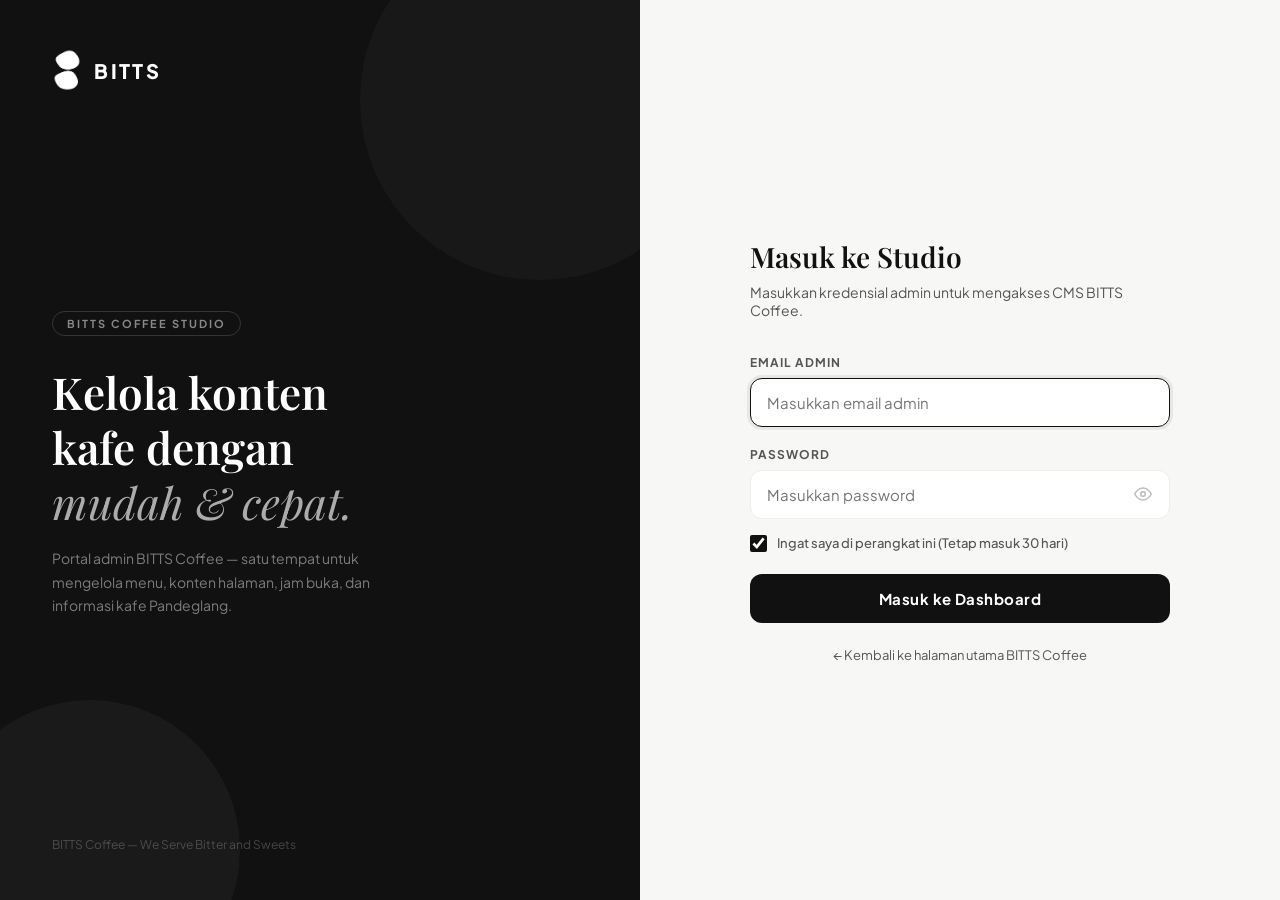
<file: admin-login.html>
<!DOCTYPE html>
<html lang="id">
<head>
  <meta charset="UTF-8">
  <meta name="viewport" content="width=device-width, initial-scale=1.0">
  <title>BITTS Coffee | Admin Login</title>
  <meta name="robots" content="noindex, nofollow">
  <link rel="icon" type="image/png" href="assets/bitts-logo-tight-black.png">
  <link rel="preconnect" href="https://fonts.googleapis.com">
  <link rel="preconnect" href="https://fonts.gstatic.com" crossorigin>
  <link href="https://fonts.googleapis.com/css2?family=Plus+Jakarta+Sans:wght@400;500;600;700;800&family=Playfair+Display:ital,wght@0,600;1,400&display=swap" rel="stylesheet">
  <style>
    *, *::before, *::after { box-sizing: border-box; margin: 0; padding: 0; }
    :root {
      --bg-main: #F7F7F5; --bg-card: #FFFFFF;
      --ink-900: #111111; --ink-600: #555555; --ink-300: #BBBBBB; --ink-100: #EEEEEE;
      --accent-brand: #111111; --accent-hover: #333333;
      --radius-card: 20px;
      --transition: 0.22s cubic-bezier(0.4,0,0.2,1);
      --font-body: 'Plus Jakarta Sans', sans-serif;
      --font-display: 'Playfair Display', serif;
    }
    html, body { height: 100%; font-family: var(--font-body); background-color: var(--bg-main); color: var(--ink-900); }
    body::after {
      content: ''; position: fixed; inset: 0;
      background-image: radial-gradient(circle, rgba(0,0,0,0.05) 1px, transparent 1px);
      background-size: 28px 28px; pointer-events: none; z-index: 0;
    }
    .login-page { position: relative; z-index: 1; min-height: 100vh; display: grid; grid-template-columns: 1fr 1fr; }
    /* LEFT BRAND PANEL */
    .brand-panel {
      background: var(--ink-900); display: flex; flex-direction: column;
      justify-content: space-between; padding: 48px 52px; position: relative; overflow: hidden;
    }
    .brand-panel::before {
      content: ''; position: absolute; top: -80px; right: -80px;
      width: 360px; height: 360px; border-radius: 50%; background: rgba(255,255,255,0.03);
    }
    .brand-panel::after {
      content: ''; position: absolute; bottom: -100px; left: -60px;
      width: 300px; height: 300px; border-radius: 50%; background: rgba(255,255,255,0.04);
    }
    .brand-logo-area { display: flex; align-items: center; gap: 12px; z-index: 1; animation: fadeUp .6s ease both; }
    .brand-logo-img { height: 44px; width: auto; object-fit: contain; }
    .brand-wordmark { font-size: 20px; font-weight: 800; color: #fff; letter-spacing: 0.12em; }
    .brand-main-content { z-index: 1; animation: fadeUp .7s .1s ease both; }
    .brand-tag {
      display: inline-block; font-size: 11px; font-weight: 700; letter-spacing: 0.18em;
      text-transform: uppercase; color: rgba(255,255,255,0.5);
      border: 1px solid rgba(255,255,255,0.15); padding: 5px 14px; border-radius: 100px; margin-bottom: 28px;
    }
    .brand-headline { font-family: var(--font-display); font-size: clamp(28px,3.5vw,44px); font-weight: 600; color: #fff; line-height: 1.25; margin-bottom: 18px; }
    .brand-headline em { font-style: italic; font-weight: 400; color: rgba(255,255,255,0.65); }
    .brand-sub { font-size: 14px; line-height: 1.7; color: rgba(255,255,255,0.45); max-width: 340px; }
    .brand-footer-note { z-index: 1; font-size: 12px; color: rgba(255,255,255,0.22); animation: fadeUp .7s .2s ease both; }
    /* RIGHT FORM PANEL */
    .form-panel { display: flex; align-items: center; justify-content: center; padding: 48px 40px; background: var(--bg-main); overflow-y: auto; }
    .login-card { width: 100%; max-width: 420px; animation: fadeUp .65s .15s ease both; }
    .login-card-header { margin-bottom: 36px; }
    .login-card-title { font-family: var(--font-display); font-size: 28px; font-weight: 600; color: var(--ink-900); margin-bottom: 8px; }
    .login-card-subtitle { font-size: 14px; color: var(--ink-600); }
    .form-group { margin-bottom: 20px; }
    .form-label { display: block; font-size: 12px; font-weight: 700; letter-spacing: 0.08em; text-transform: uppercase; color: var(--ink-600); margin-bottom: 8px; }
    .input-wrapper { position: relative; }
    .form-input {
      width: 100%; padding: 14px 16px; font-family: var(--font-body); font-size: 15px;
      color: var(--ink-900); background: var(--bg-card);
      border: 1.5px solid var(--ink-100); border-radius: 12px; outline: none;
      transition: border-color var(--transition), box-shadow var(--transition);
    }
    .form-input:focus { border-color: var(--ink-900); box-shadow: 0 0 0 3px rgba(17,17,17,0.07); }
    .form-input.input-with-toggle { padding-right: 48px; }
    .input-toggle-btn {
      position: absolute; right: 14px; top: 50%; transform: translateY(-50%);
      background: none; border: none; cursor: pointer; color: var(--ink-300);
      display: flex; align-items: center; padding: 4px; transition: color var(--transition);
    }
    .input-toggle-btn:hover { color: var(--ink-900); }
    .error-banner {
      display: none; align-items: center; gap: 10px;
      background: #FFF5F5; border: 1.5px solid #FFCECE; border-radius: 12px;
      padding: 12px 16px; font-size: 13.5px; color: #C0392B; margin-bottom: 20px;
    }
    .error-banner.visible { display: flex; animation: shake .35s ease; }
    .btn-login-submit {
      width: 100%; padding: 15px 24px; background: var(--accent-brand); color: #fff;
      font-family: var(--font-body); font-size: 15px; font-weight: 700; letter-spacing: 0.03em;
      border: none; border-radius: 12px; cursor: pointer;
      display: flex; align-items: center; justify-content: center; gap: 10px;
      transition: background var(--transition), transform var(--transition), opacity var(--transition);
      margin-top: 8px;
    }
    .btn-login-submit:hover { background: var(--accent-hover); transform: translateY(-1px); }
    .btn-login-submit:active { transform: translateY(0); }
    .btn-login-submit:disabled { opacity: .6; cursor: not-allowed; transform: none; }
    .btn-spinner { display: none; width: 18px; height: 18px; border: 2.5px solid rgba(255,255,255,.3); border-top-color: #fff; border-radius: 50%; animation: spin .7s linear infinite; }
    .btn-login-submit.loading .btn-spinner { display: block; }
    .btn-login-submit.loading .btn-label { display: none; }
    .back-to-site { display: block; text-align: center; margin-top: 24px; font-size: 13px; color: var(--ink-600); text-decoration: none; transition: color var(--transition); }
    .back-to-site:hover { color: var(--ink-900); }
    @keyframes fadeUp { from { opacity:0; transform:translateY(18px); } to { opacity:1; transform:none; } }
    @keyframes shake { 0%,100%{transform:translateX(0)} 20%{transform:translateX(-6px)} 40%{transform:translateX(6px)} 60%{transform:translateX(-4px)} 80%{transform:translateX(4px)} }
    @keyframes spin { to { transform:rotate(360deg); } }
    @media (max-width:700px) {
      .login-page { grid-template-columns: 1fr; }
      .brand-panel { display: none; }
      .form-panel { padding: 36px 24px; align-items: flex-start; }
    }
  </style>
</head>
<body>
<div class="login-page">
  <!-- LEFT BRAND PANEL -->
  <aside class="brand-panel" aria-hidden="true">
    <div class="brand-logo-area">
      <img src="assets/bitts-logo-tight-white.png" alt="BITTS Logo" class="brand-logo-img">
      <span class="brand-wordmark">BITTS</span>
    </div>
    <div class="brand-main-content">
      <span class="brand-tag">BITTS Coffee Studio</span>
      <h1 class="brand-headline">Kelola konten<br>kafe dengan<br><em>mudah &amp; cepat.</em></h1>
      <p class="brand-sub">Portal admin BITTS Coffee — satu tempat untuk mengelola menu, konten halaman, jam buka, dan informasi kafe Pandeglang.</p>
    </div>
    <p class="brand-footer-note">BITTS Coffee &mdash; We Serve Bitter and Sweets</p>
  </aside>
  <!-- RIGHT FORM PANEL -->
  <main class="form-panel">
    <div class="login-card">
      <div class="login-card-header">
        <h2 class="login-card-title">Masuk ke Studio</h2>
        <p class="login-card-subtitle">Masukkan kredensial admin untuk mengakses CMS BITTS Coffee.</p>
      </div>
      <div class="error-banner" id="errorBanner" role="alert">
        <svg width="16" height="16" viewBox="0 0 24 24" fill="none" stroke="currentColor" stroke-width="2.5" aria-hidden="true"><circle cx="12" cy="12" r="10"/><line x1="12" y1="8" x2="12" y2="12"/><line x1="12" y1="16" x2="12.01" y2="16"/></svg>
        <span id="errorMsg">Username atau password salah.</span>
      </div>
      <form id="loginForm" novalidate>
        <div class="form-group">
            <label class="form-label" for="usernameInput">Email Admin</label>
          <div class="input-wrapper">
              <input type="email" id="usernameInput" class="form-input" placeholder="Masukkan email admin" autocomplete="username" autofocus required>
          </div>
        </div>
        <div class="form-group">
          <label class="form-label" for="passwordInput">Password</label>
          <div class="input-wrapper">
            <input type="password" id="passwordInput" class="form-input input-with-toggle" placeholder="Masukkan password" autocomplete="current-password" required>
            <button type="button" class="input-toggle-btn" id="togglePwdBtn" aria-label="Tampilkan/sembunyikan password">
              <svg id="iconEye" width="18" height="18" viewBox="0 0 24 24" fill="none" stroke="currentColor" stroke-width="2" aria-hidden="true"><path d="M1 12s4-8 11-8 11 8 11 8-4 8-11 8-11-8-11-8z"/><circle cx="12" cy="12" r="3"/></svg>
              <svg id="iconEyeOff" width="18" height="18" viewBox="0 0 24 24" fill="none" stroke="currentColor" stroke-width="2" aria-hidden="true" style="display:none"><path d="M17.94 17.94A10.07 10.07 0 0 1 12 20c-7 0-11-8-11-8a18.45 18.45 0 0 1 5.06-5.94M9.9 4.24A9.12 9.12 0 0 1 12 4c7 0 11 8 11 8a18.5 18.5 0 0 1-2.16 3.19m-6.72-1.07a3 3 0 1 1-4.24-4.24"/><line x1="1" y1="1" x2="23" y2="23"/></svg>
            </button>
          </div>
        </div>
        <div class="form-group" style="display:flex;align-items:center;gap:10px;margin-top:-4px;margin-bottom:22px;">
          <input type="checkbox" id="rememberMeCheckbox" checked style="width:17px;height:17px;accent-color:var(--accent-brand);cursor:pointer;">
          <label for="rememberMeCheckbox" style="font-size:13px;font-weight:500;color:var(--ink-600);cursor:pointer;user-select:none;">
            Ingat saya di perangkat ini (Tetap masuk 30 hari)
          </label>
        </div>
        <button type="submit" class="btn-login-submit" id="loginBtn">
          <span class="btn-spinner" aria-hidden="true"></span>
          <span class="btn-label">Masuk ke Dashboard</span>
        </button>
      </form>
      <a href="/" class="back-to-site">&larr; Kembali ke halaman utama BITTS Coffee</a>
    </div>
  </main>
</div>
<script type="module" src="js/admin-login.js"></script>
<script>
  const pwdInput   = document.getElementById('passwordInput');
  const toggleBtn  = document.getElementById('togglePwdBtn');
  const iconEye    = document.getElementById('iconEye');
  const iconEyeOff = document.getElementById('iconEyeOff');
  toggleBtn.addEventListener('click', () => {
    const h = pwdInput.type === 'password';
    pwdInput.type = h ? 'text' : 'password';
    iconEye.style.display    = h ? 'none' : '';
    iconEyeOff.style.display = h ? '' : 'none';
  });
  function showError(msg) {
    const b = document.getElementById('errorBanner');
    document.getElementById('errorMsg').textContent = msg;
    b.classList.add('visible');
    b.style.animation = 'none'; b.offsetHeight; b.style.animation = '';
  }
  function hideError() { document.getElementById('errorBanner').classList.remove('visible'); }
  document.getElementById('loginForm').addEventListener('submit', async (e) => {
    e.preventDefault(); hideError();
    const username = document.getElementById('usernameInput').value.trim();
    const password = document.getElementById('passwordInput').value;
    const remember = document.getElementById('rememberMeCheckbox').checked;
    if (!username || !password) { showError('Username dan password tidak boleh kosong.'); return; }
    const btn = document.getElementById('loginBtn');
    btn.disabled = true; btn.classList.add('loading');
    try {
      const res  = await window.supabaseLogin({ method: 'POST', headers: {'Content-Type':'application/json'}, body: JSON.stringify({ username, password }) });
      const data = await res.json();
      if (res.ok && data.success) {
        window.location.href = '/admin';
      } else if (res.status === 429) {
        // Rate limit atau lockout
        btn.disabled = false; btn.classList.remove('loading');
        const secs = data.retryAfterSeconds || 900;
        showError(data.error || `Terlalu banyak percobaan. Tunggu ${Math.ceil(secs/60)} menit.`);
        // Disable tombol selama lockout berlangsung
        btn.disabled = true;
        let remaining = secs;
        const countdown = setInterval(() => {
          remaining--;
          if (remaining <= 0) {
            clearInterval(countdown);
            btn.disabled = false;
            btn.querySelector('.btn-label').textContent = 'Masuk ke Dashboard';
            hideError();
          } else {
            btn.querySelector('.btn-label').textContent = `Coba lagi dalam ${remaining}d...`;
          }
        }, 1000);
      } else {
        btn.disabled = false; btn.classList.remove('loading');
        showError(data.error || 'Username atau password salah. Coba lagi.');
      }
    } catch (err) {
      btn.disabled = false; btn.classList.remove('loading');
      showError('Tidak dapat terhubung ke server. Pastikan server aktif.');
    }
  });
  ['usernameInput','passwordInput'].forEach(id => document.getElementById(id).addEventListener('input', hideError));
  
  // Auto-redirect jika sudah memiliki token aktif
  const checkSupabaseSession = () => {
    if (typeof window.supabaseAuthCheck !== 'function') {
      setTimeout(checkSupabaseSession, 50);
      return;
    }
    window.supabaseAuthCheck().then(d => {
      if (d && d.authenticated) window.location.replace('/admin');
    }).catch(() => {});
  };
  checkSupabaseSession();
</script>
</body>
</html>
</file>
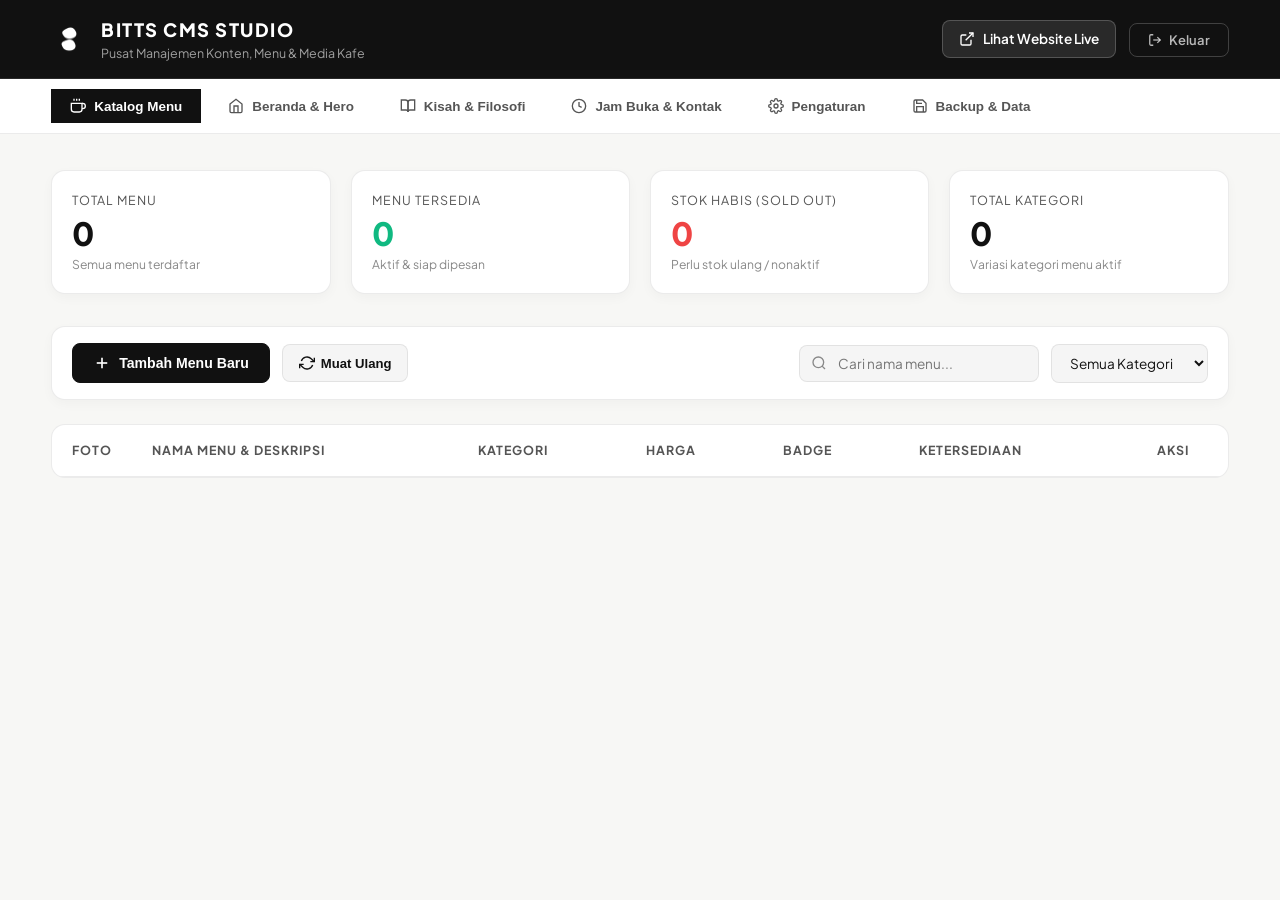
<file: admin.html>
<!DOCTYPE html>
<html lang="id">
<head>
  <meta charset="UTF-8">
  <meta name="viewport" content="width=device-width, initial-scale=1.0">
  <title>BITTS Coffee | Studio CMS &amp; Kelola Menu</title>
  <meta name="robots" content="noindex, nofollow">
  <link rel="preconnect" href="https://fonts.googleapis.com">
  <link rel="preconnect" href="https://fonts.gstatic.com" crossorigin>
  <link href="https://fonts.googleapis.com/css2?family=Plus+Jakarta+Sans:wght@400;500;600;700;800&family=Playfair+Display:ital,wght@0,600;1,400&display=swap" rel="stylesheet">
  <link rel="icon" type="image/png" href="assets/bitts-logo-tight-black.png">
  <link rel="stylesheet" href="css/admin.css">
</head>
<body>

  <!-- ADMIN HEADER -->
  <header class="admin-header">
    <div class="admin-container header-inner">
      <div class="admin-brand">
        <div class="admin-logo-badge">
          <img src="assets/bitts-logo-tight-white.png" alt="BITTS Logo" class="admin-logo-img">
        </div>
        <div>
          <h1 class="admin-title">BITTS CMS STUDIO</h1>
          <p class="admin-subtitle">Pusat Manajemen Konten, Menu &amp; Media Kafe</p>
        </div>
      </div>

      <div class="header-actions">
        <a href="index.html" target="_blank" class="btn-live-site" title="Buka website publik di tab baru">
          <svg width="16" height="16" viewBox="0 0 24 24" fill="none" stroke="currentColor" stroke-width="2">
            <path d="M18 13v6a2 2 0 0 1-2 2H5a2 2 0 0 1-2-2V8a2 2 0 0 1 2-2h6"></path>
            <polyline points="15 3 21 3 21 9"></polyline>
            <line x1="10" y1="14" x2="21" y2="3"></line>
          </svg>
          Lihat Website Live
        </a>
        <button id="logoutBtn" title="Keluar dari Studio" style="margin-left:10px;background:transparent;border:1.5px solid rgba(255,255,255,0.2);color:rgba(255,255,255,0.7);padding:8px 18px;border-radius:8px;font-family:inherit;font-size:13px;font-weight:600;cursor:pointer;display:inline-flex;align-items:center;gap:7px;transition:all .2s;">
          <svg width="14" height="14" viewBox="0 0 24 24" fill="none" stroke="currentColor" stroke-width="2.2" aria-hidden="true"><path d="M9 21H5a2 2 0 0 1-2-2V5a2 2 0 0 1 2-2h4"/><polyline points="16 17 21 12 16 7"/><line x1="21" y1="12" x2="9" y2="12"/></svg>
          Keluar
        </button>
      </div>
    </div>
  </header>

  <!-- NAVIGATION TABS -->
  <div class="admin-tabs-wrapper">
    <div class="admin-container">
      <nav class="admin-tabs-nav">
        <button class="tab-nav-btn active" data-tab="tab-menu">
          <svg width="16" height="16" viewBox="0 0 24 24" fill="none" stroke="currentColor" stroke-width="2">
            <path d="M18 8h1a4 4 0 0 1 0 8h-1"></path>
            <path d="M2 8h16v9a4 4 0 0 1-4 4H6a4 4 0 0 1-4-4V8z"></path>
            <line x1="6" y1="1" x2="6" y2="4"></line>
            <line x1="10" y1="1" x2="10" y2="4"></line>
            <line x1="14" y1="1" x2="14" y2="4"></line>
          </svg>
          Katalog Menu
        </button>

        <button class="tab-nav-btn" data-tab="tab-hero">
          <svg width="16" height="16" viewBox="0 0 24 24" fill="none" stroke="currentColor" stroke-width="2">
            <path d="M3 9l9-7 9 7v11a2 2 0 0 1-2 2H5a2 2 0 0 1-2-2z"></path>
            <polyline points="9 22 9 12 15 12 15 22"></polyline>
          </svg>
          Beranda &amp; Hero
        </button>

        <button class="tab-nav-btn" data-tab="tab-story">
          <svg width="16" height="16" viewBox="0 0 24 24" fill="none" stroke="currentColor" stroke-width="2">
            <path d="M2 3h6a4 4 0 0 1 4 4v14a3 3 0 0 0-3-3H2z"></path>
            <path d="M22 3h-6a4 4 0 0 0-4 4v14a3 3 0 0 1 3-3h7z"></path>
          </svg>
          Kisah &amp; Filosofi
        </button>

        <button class="tab-nav-btn" data-tab="tab-location">
          <svg width="16" height="16" viewBox="0 0 24 24" fill="none" stroke="currentColor" stroke-width="2">
            <circle cx="12" cy="12" r="10"></circle>
            <polyline points="12 6 12 12 16 14"></polyline>
          </svg>
          Jam Buka &amp; Kontak
        </button>

        <button class="tab-nav-btn" data-tab="tab-settings">
          <svg width="16" height="16" viewBox="0 0 24 24" fill="none" stroke="currentColor" stroke-width="2">
            <circle cx="12" cy="12" r="3"></circle>
            <path d="M19.4 15a1.65 1.65 0 0 0 .33 1.82l.06.06a2 2 0 0 1-2.83 2.83l-.06-.06a1.65 1.65 0 0 0-1.82-.33 1.65 1.65 0 0 0-1 1.51V21a2 2 0 0 1-4 0v-.09A1.65 1.65 0 0 0 9 19.4a1.65 1.65 0 0 0-1.82.33l-.06.06a2 2 0 0 1-2.83-2.83l.06-.06A1.65 1.65 0 0 0 4.68 15a1.65 1.65 0 0 0-1.51-1H3a2 2 0 0 1 0-4h.09A1.65 1.65 0 0 0 4.6 9a1.65 1.65 0 0 0-.33-1.82l-.06-.06a2 2 0 0 1 2.83-2.83l.06.06A1.65 1.65 0 0 0 9 4.68a1.65 1.65 0 0 0 1-1.51V3a2 2 0 0 1 4 0v.09a1.65 1.65 0 0 0 1 1.51 1.65 1.65 0 0 0 1.82-.33l.06-.06a2 2 0 0 1 2.83 2.83l-.06.06A1.65 1.65 0 0 0 19.4 9a1.65 1.65 0 0 0 1.51 1H21a2 2 0 0 1 0 4h-.09a1.65 1.65 0 0 0-1.51 1z"></path>
          </svg>
          Pengaturan
        </button>

        <button class="tab-nav-btn" data-tab="tab-backup">
          <svg width="16" height="16" viewBox="0 0 24 24" fill="none" stroke="currentColor" stroke-width="2">
            <path d="M19 21H5a2 2 0 0 1-2-2V5a2 2 0 0 1 2-2h11l5 5v11a2 2 0 0 1-2 2z"></path>
            <polyline points="17 21 17 13 7 13 7 21"></polyline>
            <polyline points="7 3 7 8 15 8"></polyline>
          </svg>
          Backup &amp; Data
        </button>
      </nav>
    </div>
  </div>

  <main class="admin-container main-content">
    
    <!-- ══════════════════════════════════════════════════════════
         TAB 1: KATALOG MENU
         ══════════════════════════════════════════════════════════ -->
    <section id="tab-menu" class="tab-content-panel active">
      <!-- STATS OVERVIEW -->
      <div class="stats-grid">
        <div class="stat-card">
          <span class="stat-label">Total Menu</span>
          <span class="stat-value" id="statTotal">0</span>
          <span class="stat-desc">Semua menu terdaftar</span>
        </div>
        <div class="stat-card">
          <span class="stat-label">Menu Tersedia</span>
          <span class="stat-value" id="statReady" style="color: #10B981;">0</span>
          <span class="stat-desc">Aktif &amp; siap dipesan</span>
        </div>
        <div class="stat-card">
          <span class="stat-label">Stok Habis (Sold Out)</span>
          <span class="stat-value" id="statSoldOut" style="color: #EF4444;">0</span>
          <span class="stat-desc">Perlu stok ulang / nonaktif</span>
        </div>
        <div class="stat-card">
          <span class="stat-label">Total Kategori</span>
          <span class="stat-value" id="statCategories">0</span>
          <span class="stat-desc">Variasi kategori menu aktif</span>
        </div>
      </div>

      <!-- TOOLBAR -->
      <div class="toolbar-section">
        <div class="toolbar-left">
          <button class="btn-primary-admin" id="openAddModalBtn">
            <svg width="18" height="18" viewBox="0 0 24 24" fill="none" stroke="currentColor" stroke-width="2.2">
              <line x1="12" y1="5" x2="12" y2="19"></line>
              <line x1="5" y1="12" x2="19" y2="12"></line>
            </svg>
            Tambah Menu Baru
          </button>

          <button class="btn-outline-admin" id="quickRefreshMenuBtn" title="Muat ulang data menu dari backend">
            <svg width="16" height="16" viewBox="0 0 24 24" fill="none" stroke="currentColor" stroke-width="2">
              <polyline points="23 4 23 10 17 10"></polyline>
              <polyline points="1 20 1 14 7 14"></polyline>
              <path d="M3.51 9a9 9 0 0 1 14.85-3.36L23 10M1 14l4.64 4.36A9 9 0 0 0 20.49 15"></path>
            </svg>
            Muat Ulang
          </button>
        </div>

        <div class="toolbar-right">
          <div class="search-box">
            <svg width="16" height="16" viewBox="0 0 24 24" fill="none" stroke="currentColor" stroke-width="2">
              <circle cx="11" cy="11" r="8"></circle>
              <line x1="21" y1="21" x2="16.65" y2="16.65"></line>
            </svg>
            <input type="text" id="adminSearchInput" placeholder="Cari nama menu...">
          </div>

          <select id="adminCategoryFilter" class="filter-select">
            <option value="all">Semua Kategori</option>
            <option value="coffee">Coffee</option>
            <option value="non-coffee">Non-Coffee</option>
            <option value="Snack">Snack &amp; Camilan</option>
            <option value="food">Meals &amp; Food</option>
            <option value="pastry">Pastry &amp; Sweets</option>
          </select>
        </div>
      </div>

      <!-- TABLE LIST -->
      <div class="table-wrapper">
        <table class="menu-table">
          <thead>
            <tr>
              <th style="width: 80px;">Foto</th>
              <th>Nama Menu &amp; Deskripsi</th>
              <th>Kategori</th>
              <th>Harga</th>
              <th>Badge</th>
              <th>Ketersediaan</th>
              <th style="text-align: center; width: 110px;">Aksi</th>
            </tr>
          </thead>
          <tbody id="menuTableBody">
            <!-- Rendered by admin.js -->
          </tbody>
        </table>
      </div>
    </section>

    <!-- ══════════════════════════════════════════════════════════
         TAB 2: BERANDA & HERO BANNER
         ══════════════════════════════════════════════════════════ -->
    <section id="tab-hero" class="tab-content-panel">
      <form id="cmsHeroForm" class="cms-form-card">
        <div class="cms-card-header">
          <div>
            <h2 class="cms-card-title">Pengaturan Beranda &amp; Hero Banner</h2>
            <p class="cms-card-desc">Atur teks utama, slogan, gambar hero, dan fasilitas yang tampil di landing page publik.</p>
          </div>
          <button type="submit" class="btn-primary-admin">
            <svg width="16" height="16" viewBox="0 0 24 24" fill="none" stroke="currentColor" stroke-width="2">
              <path d="M19 21H5a2 2 0 0 1-2-2V5a2 2 0 0 1 2-2h11l5 5v11a2 2 0 0 1-2 2z"></path>
              <polyline points="17 21 17 13 7 13 7 21"></polyline>
              <polyline points="7 3 7 8 15 8"></polyline>
            </svg>
            Simpan Perubahan Hero
          </button>
        </div>

        <div class="form-grid">
          <div class="form-group full-width">
            <label class="form-label">Slogan Badge Text</label>
            <input type="text" id="heroBadgeInput" class="form-input" placeholder="WE SERVE BITTER AND SWEETS">
            <span class="field-hint">Pill teks kecil di atas judul utama</span>
          </div>

          <div class="form-group full-width">
            <label class="form-label">Headline Utama (Hero Title)</label>
            <textarea id="heroTitleInput" class="form-textarea" rows="2" placeholder="Every cup, every bite, every moment matters."></textarea>
          </div>

          <div class="form-group full-width">
            <label class="form-label">Deskripsi Utama (Hero Subtitle)</label>
            <textarea id="heroDescInput" class="form-textarea" rows="3" placeholder="Kopi pilihan berkualitas tinggi, sajian makanan hangat..."></textarea>
          </div>

          <div class="form-group full-width">
            <label class="form-label">URL Foto Utama Hero Card</label>
            <div class="url-input-wrap">
              <input type="text" id="heroImageInput" class="form-input" placeholder="assets/images/hero-coffee.jpg">
              <button type="button" class="btn-outline-admin" id="heroImageUploadBtn">Unggah Foto</button>
              <input type="file" id="heroImageFileInput" accept="image/*" style="display: none;">
            </div>
            <div id="heroImagePreviewBox" class="image-preview-strip">
              <img id="heroImagePreview" src="assets/images/hero-coffee.jpg" alt="Hero Preview">
            </div>
          </div>

          <div class="form-group">
            <label class="form-label">Judul Sanctuary / Vibe Card</label>
            <input type="text" id="sanctuaryTitleInput" class="form-input" placeholder="Work, Chill & Connect">
          </div>

          <div class="form-group">
            <label class="form-label">Deskripsi Sanctuary Card</label>
            <input type="text" id="sanctuaryDescInput" class="form-input" placeholder="Ruang nyaman dengan stopkontak di setiap meja & Wi-Fi super kencang.">
          </div>

          <div class="form-group full-width">
            <label class="form-label">Daftar Fasilitas (Pisahkan dengan koma)</label>
            <input type="text" id="amenitiesInput" class="form-input" placeholder="Smoking Area, Non-Smoking, High-Speed Wi-Fi, Colokan Listrik">
          </div>

          <div class="form-group">
            <label class="form-label">Teks Tombol CTA Utama (Hero)</label>
            <input type="text" id="heroCtaPrimaryInput" class="form-input" placeholder="Jelajahi Menu">
            <span class="field-hint">Tombol hitam pertama di bawah deskripsi hero</span>
          </div>

          <div class="form-group">
            <label class="form-label">Teks Tombol CTA Sekunder (Hero)</label>
            <input type="text" id="heroCtaSecondaryInput" class="form-input" placeholder="Chat via WhatsApp">
            <span class="field-hint">Tombol outline kedua di bawah deskripsi hero</span>
          </div>
        </div>
      </form>
    </section>

    <!-- ══════════════════════════════════════════════════════════
         TAB 3: KISAH & FILOSOFI
         ══════════════════════════════════════════════════════════ -->
    <section id="tab-story" class="tab-content-panel">
      <form id="cmsStoryForm" class="cms-form-card">
        <div class="cms-card-header">
          <div>
            <h2 class="cms-card-title">Kisah &amp; Filosofi BITTS Coffee</h2>
            <p class="cms-card-desc">Ceritakan nilai dan filosofi 'Bitter &amp; Sweets' untuk membangun koneksi emosional dengan pelanggan.</p>
          </div>
          <button type="submit" class="btn-primary-admin">
            <svg width="16" height="16" viewBox="0 0 24 24" fill="none" stroke="currentColor" stroke-width="2">
              <path d="M19 21H5a2 2 0 0 1-2-2V5a2 2 0 0 1 2-2h11l5 5v11a2 2 0 0 1-2 2z"></path>
              <polyline points="17 21 17 13 7 13 7 21"></polyline>
              <polyline points="7 3 7 8 15 8"></polyline>
            </svg>
            Simpan Kisah &amp; Filosofi
          </button>
        </div>

        <div class="form-grid">
          <div class="form-group">
            <label class="form-label">Tag Seksi</label>
            <input type="text" id="storyTagInput" class="form-input" placeholder="OUR STORY & PHILOSOPHY">
          </div>

          <div class="form-group">
            <label class="form-label">Judul Seksi</label>
            <input type="text" id="storyTitleInput" class="form-input" placeholder="We Serve Bitter and Sweets">
          </div>

          <div class="form-group full-width">
            <label class="form-label">Kalimat Pembuka (Lead Sentence)</label>
            <textarea id="storyLeadInput" class="form-textarea" rows="2" placeholder="Lahir dari kecintaan pada kopi..."></textarea>
          </div>

          <div class="form-group full-width">
            <label class="form-label">Paragraf 1 (Filosofi Rasa)</label>
            <textarea id="storyP1Input" class="form-textarea" rows="4" placeholder="Nama BITTS terinspirasi dari 'Bitter' dan 'Sweet'..."></textarea>
          </div>

          <div class="form-group full-width">
            <label class="form-label">Paragraf 2 (Kualitas &amp; Pelayanan)</label>
            <textarea id="storyP2Input" class="form-textarea" rows="3" placeholder="Kami memilih biji kopi Nusantara terbaik..."></textarea>
          </div>

          <div class="form-group full-width">
            <label class="form-label">Brand Quote / Kutipan Inspiratif</label>
            <input type="text" id="storyQuoteInput" class="form-input" placeholder="Good coffee is not just a drink, it is a pause in a busy world.">
          </div>
        </div>
      </form>
    </section>

    <!-- ══════════════════════════════════════════════════════════
         TAB 4: JAM BUKA, LOKASI & KONTAK
         ══════════════════════════════════════════════════════════ -->
    <section id="tab-location" class="tab-content-panel">
      <form id="cmsLocationForm" class="cms-form-card">
        <div class="cms-card-header">
          <div>
            <h2 class="cms-card-title">Jam Operasional, Lokasi &amp; Kontak</h2>
            <p class="cms-card-desc">Informasi kontak langsung terintegrasi dengan tombol pemesanan WhatsApp, status buka/tutup live, dan peta outlet.</p>
          </div>
          <button type="submit" class="btn-primary-admin">
            <svg width="16" height="16" viewBox="0 0 24 24" fill="none" stroke="currentColor" stroke-width="2">
              <path d="M19 21H5a2 2 0 0 1-2-2V5a2 2 0 0 1 2-2h11l5 5v11a2 2 0 0 1-2 2z"></path>
              <polyline points="17 21 17 13 7 13 7 21"></polyline>
              <polyline points="7 3 7 8 15 8"></polyline>
            </svg>
            Simpan Lokasi &amp; Jam
          </button>
        </div>

        <div class="form-grid">
          <div class="form-group full-width">
            <label class="form-label">Alamat Lengkap Outlet</label>
            <textarea id="contactAddressInput" class="form-textarea" rows="2" placeholder="Jl. Ciwasiat No.21, Kec. Pandeglang..."></textarea>
          </div>

          <div class="form-group">
            <label class="form-label">Jam Buka Weekday (Senin – Jumat)</label>
            <input type="text" id="hoursWeekdayInput" class="form-input" placeholder="08:00 – 22:00 WIB">
          </div>

          <div class="form-group">
            <label class="form-label">Jam Buka Weekend (Sabtu – Minggu)</label>
            <input type="text" id="hoursWeekendInput" class="form-input" placeholder="08:00 – 23:00 WIB">
          </div>

          <div class="form-group">
            <label class="form-label">Waktu Buka / Tutup Weekday (Format 24 Jam)</label>
            <div style="display: flex; gap: 8px;">
              <input type="text" id="hoursWeekdayOpenInput" class="form-input" placeholder="08:00" title="Jam Buka Weekday">
              <input type="text" id="hoursWeekdayCloseInput" class="form-input" placeholder="22:00" title="Jam Tutup Weekday">
            </div>
            <span class="field-hint">Digunakan kalkulator indikator 'Buka Sekarang' otomatis</span>
          </div>

          <div class="form-group">
            <label class="form-label">Waktu Buka / Tutup Weekend (Format 24 Jam)</label>
            <div style="display: flex; gap: 8px;">
              <input type="text" id="hoursWeekendOpenInput" class="form-input" placeholder="08:00" title="Jam Buka Weekend">
              <input type="text" id="hoursWeekendCloseInput" class="form-input" placeholder="23:00" title="Jam Tutup Weekend">
            </div>
            <span class="field-hint">Digunakan kalkulator indikator 'Buka Sekarang' otomatis</span>
          </div>

          <div class="form-group">
            <label class="form-label">Nomor WhatsApp Admin (Untuk Pesanan)</label>
            <input type="text" id="contactWaInput" class="form-input" placeholder="6285179929290">
            <span class="field-hint">Gunakan kode negara tanpa tanda plus (+), misal: 62851...</span>
          </div>

          <div class="form-group">
            <label class="form-label">Tampilan Nomor WhatsApp</label>
            <input type="text" id="contactWaDisplayInput" class="form-input" placeholder="+62 851-7992-9290">
          </div>

          <div class="form-group">
            <label class="form-label">Akun Instagram</label>
            <input type="text" id="contactIgInput" class="form-input" placeholder="bittscoffee">
          </div>

          <div class="form-group">
            <label class="form-label">Link Google Maps (Direct Link)</label>
            <input type="text" id="contactMapsUrlInput" class="form-input" placeholder="https://maps.google.com/?q=...">
          </div>

          <div class="form-group full-width">
            <label class="form-label">Embed URL Google Maps (Iframe)</label>
            <input type="text" id="contactMapsEmbedInput" class="form-input" placeholder="https://www.google.com/maps/embed?pb=...">
            <span class="field-hint">Bisa masukkan URL embed, link Google Maps, atau biarkan sistem membuat embed otomatis dari alamat.</span>
          </div>
        </div>
      </form>
    </section>


    <!-- ══════════════════════════════════════════════════════════
         TAB 6: BACKUP & DATA
         ══════════════════════════════════════════════════════════ -->
    <section id="tab-backup" class="tab-content-panel">
      <div class="cms-form-card">
        <div class="cms-card-header">
          <div>
            <h2 class="cms-card-title">Cadangan &amp; Pemulihan Data (Backup &amp; Restore)</h2>
            <p class="cms-card-desc">Cadangkan seluruh data CMS dan katalog menu ke dalam satu file JSON untuk keamanan atau migrasi data.</p>
          </div>
        </div>

        <div class="backup-actions-grid">
          <div class="backup-action-card">
            <h3>Ekspor Cadangan Lengkap</h3>
            <p>Unduh seluruh data website (teks, jam buka, kontak, dan seluruh katalog menu) sebagai file <code>bitts_backup.json</code>.</p>
            <button class="btn-primary-admin" id="exportFullBackupBtn">
              <svg width="16" height="16" viewBox="0 0 24 24" fill="none" stroke="currentColor" stroke-width="2">
                <path d="M21 15v4a2 2 0 0 1-2 2H5a2 2 0 0 1-2-2v-4"></path>
                <polyline points="7 10 12 15 17 10"></polyline>
                <line x1="12" y1="15" x2="12" y2="3"></line>
              </svg>
              Unduh Backup JSON
            </button>
          </div>

          <div class="backup-action-card">
            <h3>Pulihkan dari File Cadangan</h3>
            <p>Unggah file cadangan JSON untuk memulihkan seluruh pengaturan website dan katalog menu seketika.</p>
            <label class="btn-outline-admin" style="cursor: pointer; display: inline-flex;">
              <svg width="16" height="16" viewBox="0 0 24 24" fill="none" stroke="currentColor" stroke-width="2">
                <path d="M21 15v4a2 2 0 0 1-2 2H5a2 2 0 0 1-2-2v-4"></path>
                <polyline points="17 8 12 3 7 8"></polyline>
                <line x1="12" y1="3" x2="12" y2="15"></line>
              </svg>
              Pilih &amp; Pulihkan Backup
              <input type="file" id="restoreBackupInput" accept=".json" style="display: none;">
            </label>
          </div>
        </div>
      </div>
    </section>


    <!-- ══════════════════════════════════════════════════════════
         TAB 8: PENGATURAN LANJUTAN
         ══════════════════════════════════════════════════════════ -->
    <section id="tab-settings" class="tab-content-panel">
      <form id="cmsSettingsForm" class="cms-form-card">
        <div class="cms-card-header">
          <div>
            <h2 class="cms-card-title">Pengaturan Lanjutan Website</h2>
            <p class="cms-card-desc">Atur floating WhatsApp button, pesan otomatis, tampilan footer, dan efek animasi halaman.</p>
          </div>
          <button type="submit" class="btn-primary-admin">
            <svg width="16" height="16" viewBox="0 0 24 24" fill="none" stroke="currentColor" stroke-width="2">
              <path d="M19 21H5a2 2 0 0 1-2-2V5a2 2 0 0 1 2-2h11l5 5v11a2 2 0 0 1-2 2z"></path>
              <polyline points="17 21 17 13 7 13 7 21"></polyline>
              <polyline points="7 3 7 8 15 8"></polyline>
            </svg>
            Simpan Pengaturan
          </button>
        </div>

        <div class="form-grid">
          <!-- Floating WA -->
          <div class="form-group full-width">
            <label class="form-label" style="font-size:0.9rem;font-weight:700;color:var(--text-primary);margin-bottom:16px;display:block;">📱 Floating WhatsApp Button</label>
          </div>

          <div class="form-group">
            <label class="form-label">Tampilkan Floating WA Button</label>
            <select id="floatingWAEnabledInput" class="form-select">
              <option value="true">Ya, Tampilkan</option>
              <option value="false">Sembunyikan</option>
            </select>
            <span class="field-hint">Tombol WhatsApp hijau melayang di pojok kanan bawah</span>
          </div>

          <div class="form-group">
            <label class="form-label">Pesan Otomatis Floating WA</label>
            <input type="text" id="floatingWAMessageInput" class="form-input" placeholder="Halo BITTS Coffee! Saya ingin memesan menu. Boleh dibantu?">
            <span class="field-hint">Teks yang langsung terisi saat pelanggan klik tombol WA</span>
          </div>

          <!-- Footer Settings -->
          <div class="form-group full-width" style="margin-top:8px;padding-top:24px;border-top:1px solid var(--border-soft);">
            <label class="form-label" style="font-size:0.9rem;font-weight:700;color:var(--text-primary);margin-bottom:16px;display:block;">🦶 Pengaturan Footer</label>
          </div>

          <div class="form-group full-width">
            <label class="form-label">Tagline Footer</label>
            <input type="text" id="footerTaglineInput" class="form-input" placeholder="We Serve Bitter and Sweets">
          </div>

          <div class="form-group full-width">
            <label class="form-label">Teks Copyright</label>
            <input type="text" id="footerCopyrightInput" class="form-input" placeholder="© 2025 BITTS Coffee, Pandeglang — All rights reserved.">
          </div>

          <!-- Animation Settings -->
          <div class="form-group full-width" style="margin-top:8px;padding-top:24px;border-top:1px solid var(--border-soft);">
            <label class="form-label" style="font-size:0.9rem;font-weight:700;color:var(--text-primary);margin-bottom:16px;display:block;">✨ Efek Animasi</label>
          </div>

          <div class="form-group">
            <label class="form-label">Animasi Masuk Hero (Entrance Animation)</label>
            <select id="animHeroEntranceInput" class="form-select">
              <option value="true">Aktif — Kartu hero muncul dengan animasi slide-up</option>
              <option value="false">Nonaktif — Tampil langsung tanpa animasi</option>
            </select>
          </div>
        </div>
      </form>
    </section>

  </main>

  <!-- ══════════════════════════════════════════════════════════
       MODAL: FORM TAMBAH / EDIT MENU
       ══════════════════════════════════════════════════════════ -->
  <!-- ══════════════════════════════════════════════════════════
       MODAL: FORM TAMBAH / EDIT MENU
       ══════════════════════════════════════════════════════════ -->
  <div class="admin-modal-overlay" id="menuFormModal">
    <div class="admin-modal-card">
      <div class="modal-header">
        <div style="display: flex; align-items: center; gap: 10px;">
          <div style="width: 32px; height: 32px; border-radius: 8px; background: #111111; color: #FFFFFF; display: flex; align-items: center; justify-content: center; font-size: 14px;">☕</div>
          <h2 class="modal-title" id="formModalTitle">Tambah Menu Baru</h2>
        </div>
        <button class="modal-close" id="closeFormModalBtn" aria-label="Tutup dialog">&times;</button>
      </div>

      <form id="menuItemForm" class="modal-form">
        <input type="hidden" id="menuId">

        <!-- Scrollable Form Body -->
        <div class="modal-scroll-body">
          <div class="form-grid">
            <div class="form-group full-width">
              <label class="form-label" for="menuName">Nama Menu <span class="required">*</span></label>
              <input type="text" id="menuName" class="form-input" required placeholder="Contoh: BITTS Palm Sugar Latte">
            </div>

            <div class="form-group">
              <label class="form-label" for="menuCategory">Kategori <span class="required">*</span></label>
              <input
                type="text"
                id="menuCategory"
                class="form-input"
                list="categoryOptions"
                required
                placeholder="Pilih atau ketik kategori..."
                autocomplete="off"
              >
              <datalist id="categoryOptions">
                <option value="coffee">Coffee</option>
                <option value="non-coffee">Non-Coffee</option>
                <option value="Snack">Snack &amp; Camilan</option>
                <option value="food">Meals &amp; Food</option>
                <option value="pastry">Pastry &amp; Sweets</option>
                <option value="kopi-literan">Kopi Literan</option>
                <option value="seasonal">Minuman Seasonal</option>
                <option value="coldbrew">Cold Brew</option>
                <option value="signature">Signature Series</option>
              </datalist>
              <span class="field-hint">Pilih dari daftar atau ketik kategori baru (contoh: Kopi Literan)</span>
            </div>

            <div class="form-group">
              <label class="form-label" for="menuPrice">Harga (Rp) <span class="required">*</span></label>
              <input type="number" id="menuPrice" class="form-input" required min="0" step="500" placeholder="Contoh: 22000">
            </div>

            <div class="form-group">
              <label class="form-label" for="menuBadge">Badge Label (Opsional)</label>
              <input type="text" id="menuBadge" class="form-input" placeholder="Best Seller / Signature / Favorite">
            </div>

            <div class="form-group">
              <label class="form-label" for="menuStatus">Ketersediaan</label>
              <select id="menuStatus" class="form-select">
                <option value="true">Tersedia (Ready)</option>
                <option value="false">Habis (Sold Out)</option>
              </select>
            </div>

            <div class="form-group full-width">
              <label class="form-label" for="menuDesc">Deskripsi Menu</label>
              <textarea id="menuDesc" class="form-textarea" rows="2" placeholder="Jelaskan cita rasa atau komposisi menu..."></textarea>
            </div>

            <!-- UPLOAD / INPUT GAMBAR -->
            <div class="form-group full-width">
              <label class="form-label">Foto Menu</label>
              <div class="image-upload-container">
                <div class="image-preview-box">
                  <img id="imagePreview" src="assets/images/menu-coffee.jpg" alt="Preview Gambar">
                </div>
                <div class="image-inputs">
                  <p class="upload-tip">Unggah foto dari perangkat atau gunakan tautan gambar lokal:</p>
                  <label class="btn-file-upload">
                    <svg width="15" height="15" viewBox="0 0 24 24" fill="none" stroke="currentColor" stroke-width="2">
                      <path d="M21 15v4a2 2 0 0 1-2 2H5a2 2 0 0 1-2-2v-4"></path>
                      <polyline points="17 8 12 3 7 8"></polyline>
                      <line x1="12" y1="3" x2="12" y2="15"></line>
                    </svg>
                    Pilih File Gambar
                    <input type="file" id="imageFileInput" accept="image/*" style="display: none;">
                  </label>
                  <div class="url-input-wrap">
                    <input type="text" id="menuImage" class="form-input" placeholder="assets/images/menu-coffee.jpg">
                  </div>
                </div>
              </div>
            </div>
          </div>
        </div>

        <!-- Sticky Always-Visible Footer -->
        <div class="modal-footer">
          <button type="button" class="btn-cancel" id="cancelFormBtn">Batal</button>
          <button type="submit" class="btn-save" id="saveMenuBtn">
            <svg width="16" height="16" viewBox="0 0 24 24" fill="none" stroke="currentColor" stroke-width="2.5" aria-hidden="true"><polyline points="20 6 9 17 4 12"/></svg>
            Simpan Menu
          </button>
        </div>
      </form>
    </div>
  </div>

  <!-- ══════════════════════════════════════════════════════════
       MODAL: KONFIRMASI HAPUS
       ══════════════════════════════════════════════════════════ -->
  <div class="admin-modal-overlay" id="deleteConfirmModal">
    <div class="admin-modal-card delete-card">
      <div class="modal-header">
        <h2 class="modal-title">Hapus Menu</h2>
        <button class="modal-close" id="closeDeleteModalBtn" aria-label="Tutup dialog">&times;</button>
      </div>
      <div class="modal-scroll-body" style="padding: 24px;">
        <p style="color: var(--text-secondary); margin-bottom: 8px; font-size: 0.95rem; line-height: 1.6;">
          Apakah Anda yakin ingin menghapus menu <strong id="deleteItemName" style="color: var(--text-primary);"></strong> dari katalog?
        </p>
        <p style="color: #DC2626; font-size: 0.82rem;">
          Tindakan ini akan menghapus data menu secara permanen dari server.
        </p>
      </div>
      <div class="modal-footer">
        <button type="button" class="btn-cancel" id="cancelDeleteBtn">Batal</button>
        <button type="button" class="btn-danger-confirm" id="confirmDeleteBtn">
          <svg width="15" height="15" viewBox="0 0 24 24" fill="none" stroke="currentColor" stroke-width="2" aria-hidden="true"><polyline points="3 6 5 6 21 6"></polyline><path d="M19 6v14a2 2 0 0 1-2 2H7a2 2 0 0 1-2-2V6m3 0V4a2 2 0 0 1 2-2h4a2 2 0 0 1 2 2v2"></path></svg>
          Ya, Hapus Menu
        </button>
      </div>
    </div>
  </div>

  <!-- TOAST NOTIFICATION -->
  <div id="toastNotification" class="toast-notify">
    <span id="toastMessage">Perubahan berhasil disimpan!</span>
  </div>

  <script type="module" src="js/admin.js"></script>
  <script>
    // Logout handler
    document.getElementById('logoutBtn').addEventListener('click', async () => {
      try {
        const { supabase } = await import('./js/supabaseClient.js');
        await supabase.auth.signOut();
      } catch(_) {}
      window.location.href = '/admin-login.html';
    });

    // Style logout button hover
    const lBtn = document.getElementById('logoutBtn');
    lBtn.addEventListener('mouseenter', () => { lBtn.style.borderColor='rgba(255,255,255,0.5)'; lBtn.style.color='#fff'; });
    lBtn.addEventListener('mouseleave', () => { lBtn.style.borderColor='rgba(255,255,255,0.2)'; lBtn.style.color='rgba(255,255,255,0.7)'; });
  </script>
</body>
</html>
</file>
<file: css/admin.css>
/* ==========================================================================
   BITTS COFFEE — MENU STUDIO ADMIN
   Brand Palette: Minimalist Monochrome (Black & White Studio)
   ========================================================================== */

:root {
  /* BITTS Brand Surfaces */
  --admin-bg:           #F7F7F5;   /* Studio warm off-white */
  --admin-surface:      #FFFFFF;   /* Clean white surface */
  --admin-surface-card: #FFFFFF;   /* Cards — pure white */
  --admin-border:       rgba(0, 0, 0, 0.08);
  --admin-border-focus: #111111;

  /* BITTS Brand Typography */
  --text-primary:   #111111;
  --text-secondary: #555555;
  --text-muted:     #888888;
  --text-on-dark:   #FFFFFF;

  /* BITTS Brand Accent (True Black) */
  --accent-brand:        #111111;
  --accent-brand-hover:  #262626;
  --accent-brand-soft:   rgba(17, 17, 17, 0.05);

  /* Semantic */
  --accent-green:    #10B981;
  --accent-green-bg: rgba(16, 185, 129, 0.10);
  --accent-red:      #DC2626;
  --accent-red-bg:   rgba(220, 38, 38, 0.10);

  --radius-sm: 8px;
  --radius-md: 14px;
  --radius-lg: 20px;
  --font-sans: 'Plus Jakarta Sans', sans-serif;
  --transition: all 0.25s ease;
}


*, *::before, *::after {
  margin: 0;
  padding: 0;
  box-sizing: border-box;
}

body {
  background-color: var(--admin-bg);
  color: var(--text-primary);
  font-family: var(--font-sans);
  line-height: 1.5;
  min-height: 100vh;
}

.admin-container {
  width: 92%;
  max-width: 1280px;
  margin: 0 auto;
}

/* HEADER */
.admin-header {
  background: #111111;
  backdrop-filter: blur(14px);
  border-bottom: 1px solid rgba(255, 255, 255, 0.1);
  position: sticky;
  top: 0;
  z-index: 100;
  padding: 16px 0;
}

.header-inner {
  display: flex;
  align-items: center;
  justify-content: space-between;
}

.admin-brand {
  display: flex;
  align-items: center;
  gap: 14px;
}

.admin-logo-badge {
  width: 36px;
  height: 36px;
  background: transparent;
  display: flex;
  align-items: center;
  justify-content: center;
}

.admin-logo-img {
  height: 26px;
  width: auto;
  object-fit: contain;
  display: block;
}

.admin-title {
  font-size: 1.15rem;
  font-weight: 800;
  letter-spacing: 1.5px;
  color: #FFFFFF;
}

.admin-subtitle {
  font-size: 0.78rem;
  color: rgba(255, 255, 255, 0.6);
}

.btn-live-site {
  background: rgba(255, 255, 255, 0.1);
  border: 1px solid rgba(255, 255, 255, 0.2);
  color: #FFFFFF;
  font-size: 0.85rem;
  font-weight: 600;
  padding: 8px 16px;
  border-radius: var(--radius-sm);
  display: inline-flex;
  align-items: center;
  gap: 8px;
  text-decoration: none;
  transition: var(--transition);
}

.btn-live-site:hover {
  background: #FFFFFF;
  color: #111111;
  border-color: #FFFFFF;
}

/* STATS GRID */
.main-content {
  padding: 36px 0 80px;
}

.stats-grid {
  display: grid;
  grid-template-columns: repeat(4, 1fr);
  gap: 20px;
  margin-bottom: 32px;
}

.stat-card {
  background: var(--admin-surface);
  border: 1px solid var(--admin-border);
  border-radius: var(--radius-md);
  padding: 20px;
  display: flex;
  flex-direction: column;
  box-shadow: 0 4px 12px rgba(0,0,0,0.03);
}

.stat-label {
  font-size: 0.78rem;
  text-transform: uppercase;
  letter-spacing: 1px;
  color: var(--text-secondary);
  margin-bottom: 6px;
}

.stat-value {
  font-size: 2rem;
  font-weight: 800;
  color: var(--text-primary);
  line-height: 1.1;
  margin-bottom: 4px;
}

.stat-desc {
  font-size: 0.76rem;
  color: var(--text-muted);
}

/* TOOLBAR */
.toolbar-section {
  display: flex;
  align-items: center;
  justify-content: space-between;
  flex-wrap: wrap;
  gap: 16px;
  margin-bottom: 24px;
  background: var(--admin-surface);
  border: 1px solid var(--admin-border);
  padding: 16px 20px;
  border-radius: var(--radius-md);
  box-shadow: 0 4px 12px rgba(0,0,0,0.03);
}

.toolbar-left, .toolbar-right {
  display: flex;
  align-items: center;
  gap: 12px;
  flex-wrap: wrap;
}

.btn-primary-admin {
  background: #111111;
  color: #FFFFFF;
  font-weight: 700;
  font-size: 0.88rem;
  padding: 10px 20px;
  border-radius: var(--radius-sm);
  border: 1px solid #111111;
  cursor: pointer;
  display: inline-flex;
  align-items: center;
  gap: 8px;
  transition: var(--transition);
}

.btn-primary-admin:hover {
  background: #27272A;
  transform: translateY(-1px);
}

.btn-outline-admin {
  background: rgba(17, 17, 17, 0.04);
  border: 1px solid var(--admin-border);
  color: var(--text-primary);
  font-size: 0.82rem;
  font-weight: 600;
  padding: 10px 16px;
  border-radius: var(--radius-sm);
  display: inline-flex;
  align-items: center;
  gap: 6px;
  cursor: pointer;
  transition: var(--transition);
}

.btn-outline-admin:hover {
  background: rgba(17, 17, 17, 0.09);
  border-color: rgba(255, 255, 255, 0.2);
}

.btn-danger-ghost {
  background: transparent;
  border: 1px solid rgba(239, 68, 68, 0.2);
  color: #EF4444;
  font-size: 0.8rem;
  padding: 10px 14px;
  border-radius: var(--radius-sm);
  cursor: pointer;
  transition: var(--transition);
}

.btn-danger-ghost:hover {
  background: var(--accent-red-bg);
}

.search-box {
  position: relative;
  min-width: 240px;
}

.search-box svg {
  position: absolute;
  left: 12px;
  top: 50%;
  transform: translateY(-50%);
  color: var(--text-muted);
}

.search-box input {
  width: 100%;
  padding: 9px 12px 9px 38px;
  background: rgba(17, 17, 17, 0.04);
  border: 1px solid var(--admin-border);
  border-radius: var(--radius-sm);
  color: var(--text-primary);
  font-family: inherit;
  font-size: 0.85rem;
  outline: none;
}

.search-box input:focus {
  border-color: var(--accent-brand);
}

.filter-select {
  padding: 9px 14px;
  background: rgba(17, 17, 17, 0.04);
  border: 1px solid var(--admin-border);
  border-radius: var(--radius-sm);
  color: var(--text-primary);
  font-family: inherit;
  font-size: 0.85rem;
  outline: none;
}

/* TABLE */
.table-wrapper {
  background: var(--admin-surface);
  border: 1px solid var(--admin-border);
  border-radius: var(--radius-md);
  overflow-x: auto;
}

.menu-table {
  width: 100%;
  border-collapse: collapse;
  text-align: left;
}

.menu-table th {
  background: rgba(255, 255, 255, 0.02);
  color: var(--text-secondary);
  font-size: 0.78rem;
  text-transform: uppercase;
  letter-spacing: 1px;
  padding: 16px 20px;
  border-bottom: 1px solid var(--admin-border);
}

.menu-table td {
  padding: 16px 20px;
  border-bottom: 1px solid rgba(17, 17, 17, 0.04);
  font-size: 0.9rem;
  vertical-align: middle;
}

.menu-table tr:hover td {
  background: rgba(255, 255, 255, 0.02);
}

.item-thumb {
  width: 54px;
  height: 54px;
  border-radius: var(--radius-sm);
  object-fit: cover;
  border: 1px solid var(--admin-border);
  display: block;
}

.item-name-cell {
  font-weight: 700;
  color: var(--text-primary);
}

.item-desc-cell {
  font-size: 0.78rem;
  color: var(--text-secondary);
  margin-top: 4px;
  max-width: 280px;
  white-space: nowrap;
  overflow: hidden;
  text-overflow: ellipsis;
}

.badge-tag {
  display: inline-block;
  padding: 3px 8px;
  border-radius: 4px;
  font-size: 0.72rem;
  font-weight: 700;
  background: rgba(17, 17, 17, 0.06);
  color: var(--text-primary);
  border: 1px solid rgba(17, 17, 17, 0.12);
}

.category-tag {
  font-size: 0.75rem;
  text-transform: uppercase;
  color: var(--text-secondary);
  letter-spacing: 0.5px;
}

.price-tag {
  font-weight: 700;
  color: var(--text-primary);
}

.status-switch {
  display: inline-flex;
  align-items: center;
  gap: 6px;
  padding: 4px 10px;
  border-radius: 999px;
  font-size: 0.76rem;
  font-weight: 600;
  cursor: pointer;
  user-select: none;
}

.status-switch.available {
  background: var(--accent-green-bg);
  color: var(--accent-green);
}

.status-switch.sold-out {
  background: rgba(0, 0, 0, 0.06);
  color: var(--text-muted);
}

.action-buttons {
  display: flex;
  align-items: center;
  justify-content: center;
  gap: 8px;
}

.btn-icon-action {
  width: 34px;
  height: 34px;
  border-radius: var(--radius-sm);
  background: var(--admin-bg);
  border: 1px solid var(--admin-border);
  color: var(--text-primary);
  display: flex;
  align-items: center;
  justify-content: center;
  cursor: pointer;
  transition: var(--transition);
}

.btn-icon-action:hover {
  background: #111111;
  color: #FFFFFF;
  border-color: #111111;
}

.btn-icon-action.delete:hover {
  background: var(--accent-red);
  color: #FFFFFF;
  border-color: var(--accent-red);
}

/* ══════════════════════════════════════════════════════════
   MODAL STYLES — Flex-column layout with sticky footer
   ══════════════════════════════════════════════════════════ */
.admin-modal-overlay {
  position: fixed;
  inset: 0;
  background: rgba(0, 0, 0, 0.65);
  backdrop-filter: blur(8px);
  z-index: 2000;
  display: flex;
  align-items: center;
  justify-content: center;
  padding: 20px;
  opacity: 0;
  pointer-events: none;
  transition: opacity 0.25s ease;
  overflow-y: auto;
}

.admin-modal-overlay.active {
  opacity: 1;
  pointer-events: auto;
  visibility: visible;
}

.admin-modal-card {
  background: var(--admin-surface);
  border: 1px solid var(--admin-border);
  border-radius: var(--radius-lg);
  width: 100%;
  max-width: 640px;
  max-height: 88vh;
  /* Flex column so footer stays visible */
  display: flex;
  flex-direction: column;
  overflow: hidden;
  box-shadow: 0 24px 80px rgba(0, 0, 0, 0.35);
  position: relative;
  transform: translateY(20px);
  transition: transform 0.3s cubic-bezier(0.16, 1, 0.3, 1);
}

.admin-modal-overlay.active .admin-modal-card {
  transform: translateY(0);
}

.delete-card {
  max-width: 480px;
}

.modal-header {
  display: flex;
  align-items: center;
  justify-content: space-between;
  padding: 18px 24px;
  border-bottom: 1px solid var(--admin-border);
  background: var(--admin-surface);
  flex-shrink: 0;
}

.modal-title {
  font-size: 1.05rem;
  font-weight: 700;
  color: var(--text-primary);
}

.modal-close {
  width: 32px;
  height: 32px;
  border-radius: 8px;
  display: flex;
  align-items: center;
  justify-content: center;
  font-size: 1.4rem;
  color: var(--text-muted);
  background: none;
  border: none;
  cursor: pointer;
  transition: var(--transition);
}

.modal-close:hover {
  background: var(--accent-brand-soft);
  color: var(--text-primary);
}

/* Modal Form: flex column, so scroll-body expands and footer sticks */
.modal-form {
  display: flex;
  flex-direction: column;
  flex: 1;
  min-height: 0;
  overflow: hidden;
}

/* Scrollable area — fills all remaining space */
.modal-scroll-body {
  flex: 1;
  min-height: 0;
  overflow-y: auto;
  padding: 24px;
  -webkit-overflow-scrolling: touch;
}

/* Always-visible sticky footer with Save/Cancel */
.modal-footer {
  display: flex;
  align-items: center;
  justify-content: flex-end;
  gap: 12px;
  padding: 16px 24px;
  border-top: 1px solid var(--admin-border);
  background: #FAFAF9;
  flex-shrink: 0;
  z-index: 10;
}

.form-grid {
  display: grid;
  grid-template-columns: 1fr 1fr;
  gap: 18px;
}

.form-group.full-width {
  grid-column: 1 / -1;
}

.form-label {
  display: block;
  font-size: 0.8rem;
  font-weight: 600;
  color: var(--text-primary);
  margin-bottom: 6px;
}

.required {
  color: #EF4444;
}

.form-input, .form-select, .form-textarea {
  width: 100%;
  padding: 10px 14px;
  background: var(--admin-bg);
  border: 1px solid var(--admin-border);
  border-radius: var(--radius-sm);
  color: var(--text-primary);
  font-family: inherit;
  font-size: 0.88rem;
  outline: none;
  transition: var(--transition);
}

.form-input:focus, .form-select:focus, .form-textarea:focus {
  border-color: var(--accent-brand);
}

.field-hint {
  display: block;
  font-size: 0.76rem;
  color: var(--text-secondary);
  margin-top: 5px;
  line-height: 1.4;
}

/* Image Upload Widget */
.image-upload-container {
  display: grid;
  grid-template-columns: 100px 1fr;
  gap: 18px;
  align-items: center;
  background: var(--admin-bg);
  border: 1px dashed var(--admin-border);
  padding: 16px;
  border-radius: var(--radius-sm);
}

.image-preview-box {
  width: 100px;
  height: 100px;
  border-radius: var(--radius-sm);
  overflow: hidden;
  border: 1px solid var(--admin-border);
  background: #E5E5E5;
}

.image-preview-box img {
  width: 100%;
  height: 100%;
  object-fit: cover;
}

.upload-tip {
  font-size: 0.78rem;
  color: var(--text-secondary);
  margin-bottom: 10px;
}

.btn-file-upload {
  display: inline-flex;
  align-items: center;
  gap: 8px;
  background: #FFFFFF;
  border: 1px solid var(--admin-border);
  color: var(--text-primary);
  font-size: 0.8rem;
  font-weight: 600;
  padding: 8px 14px;
  border-radius: var(--radius-sm);
  cursor: pointer;
  margin-bottom: 10px;
}

.btn-file-upload:hover {
  background: rgba(0, 0, 0, 0.05);
}

.url-input-wrap {
  display: flex;
  align-items: center;
  gap: 8px;
}

/* Prominent Action Buttons */
.btn-save {
  display: inline-flex;
  align-items: center;
  justify-content: center;
  gap: 8px;
  background: #111111;
  color: #FFFFFF;
  border: 1px solid #111111;
  padding: 11px 24px;
  border-radius: var(--radius-sm);
  font-family: inherit;
  font-size: 0.9rem;
  font-weight: 700;
  cursor: pointer;
  transition: var(--transition);
  box-shadow: 0 2px 8px rgba(0, 0, 0, 0.15);
}

.btn-save:hover {
  background: #27272A;
  border-color: #27272A;
  transform: translateY(-1px);
}

.btn-cancel {
  display: inline-flex;
  align-items: center;
  justify-content: center;
  background: #FFFFFF;
  color: var(--text-secondary);
  border: 1px solid var(--admin-border);
  padding: 11px 20px;
  border-radius: var(--radius-sm);
  font-family: inherit;
  font-size: 0.9rem;
  font-weight: 600;
  cursor: pointer;
  transition: var(--transition);
}

.btn-cancel:hover {
  background: var(--admin-bg);
  color: var(--text-primary);
  border-color: rgba(0, 0, 0, 0.25);
}

.btn-danger-confirm {
  display: inline-flex;
  align-items: center;
  justify-content: center;
  gap: 8px;
  background: #DC2626;
  color: #FFFFFF;
  border: 1px solid #DC2626;
  padding: 11px 24px;
  border-radius: var(--radius-sm);
  font-family: inherit;
  font-size: 0.9rem;
  font-weight: 700;
  cursor: pointer;
  transition: var(--transition);
  box-shadow: 0 2px 8px rgba(220, 38, 38, 0.25);
}

.btn-danger-confirm:hover {
  background: #B91C1C;
  border-color: #B91C1C;
  transform: translateY(-1px);
}

/* ══════════════════════════════════════════════════════════
   ADMIN TABS & CMS SECTIONS
   ══════════════════════════════════════════════════════════ */
.admin-tabs-wrapper {
  background: #FFFFFF;
  border-bottom: 1px solid var(--admin-border);
  position: sticky;
  top: 73px;
  z-index: 90;
}

.admin-tabs-nav {
  display: flex;
  align-items: center;
  gap: 8px;
  padding: 10px 0;
  overflow-x: auto;
  -webkit-overflow-scrolling: touch;
}

.tab-nav-btn {
  display: inline-flex;
  align-items: center;
  gap: 8px;
  padding: 8px 18px;
  border-radius: var(--radius-full);
  font-size: 0.84rem;
  font-weight: 600;
  color: var(--text-secondary);
  background: transparent;
  border: 1px solid transparent;
  cursor: pointer;
  white-space: nowrap;
  transition: var(--transition);
}

.tab-nav-btn:hover {
  color: var(--text-primary);
  background: var(--admin-bg);
}

.tab-nav-btn.active {
  background: #111111;
  color: #FFFFFF;
  border-color: #111111;
}

.tab-content-panel {
  display: none;
}

.tab-content-panel.active {
  display: block;
  animation: fadeIn 0.25s ease;
}

@keyframes fadeIn {
  from { opacity: 0; transform: translateY(6px); }
  to { opacity: 1; transform: translateY(0); }
}

/* CMS Form Cards */
.cms-form-card {
  background: var(--admin-surface);
  border: 1px solid var(--admin-border);
  border-radius: var(--radius-md);
  padding: 30px;
  box-shadow: 0 4px 14px rgba(0, 0, 0, 0.03);
}

.cms-card-header {
  display: flex;
  align-items: flex-start;
  justify-content: space-between;
  gap: 16px;
  padding-bottom: 22px;
  margin-bottom: 24px;
  border-bottom: 1px solid var(--admin-border);
  flex-wrap: wrap;
}

.cms-card-title {
  font-size: 1.3rem;
  font-weight: 800;
  color: var(--text-primary);
  letter-spacing: -0.3px;
}

.cms-card-desc {
  font-size: 0.84rem;
  color: var(--text-secondary);
  margin-top: 4px;
}

.field-hint {
  display: block;
  font-size: 0.72rem;
  color: var(--text-muted);
  margin-top: 5px;
}

.image-preview-strip {
  margin-top: 12px;
  width: 100%;
  max-width: 320px;
  height: 160px;
  border-radius: var(--radius-sm);
  overflow: hidden;
  border: 1px solid var(--admin-border);
  background: var(--admin-bg);
}

.image-preview-strip img {
  width: 100%;
  height: 100%;
  object-fit: cover;
}

/* Media Drop Zone */
.media-drop-zone {
  border: 2px dashed var(--admin-border);
  background: var(--admin-bg);
  border-radius: var(--radius-md);
  padding: 40px 20px;
  text-align: center;
  display: flex;
  flex-direction: column;
  align-items: center;
  justify-content: center;
  gap: 10px;
  cursor: pointer;
  transition: var(--transition);
  margin-bottom: 36px;
}

.media-drop-zone:hover {
  border-color: #111111;
  background: rgba(17, 17, 17, 0.02);
}

.drop-zone-title {
  font-size: 1rem;
  font-weight: 700;
  color: var(--text-primary);
}

.drop-zone-sub {
  font-size: 0.8rem;
  color: var(--text-secondary);
  margin-bottom: 8px;
}

.media-library-header {
  display: flex;
  align-items: center;
  justify-content: space-between;
  margin-bottom: 18px;
}

.media-library-title {
  font-size: 1.1rem;
  font-weight: 700;
  color: var(--text-primary);
}

.media-cards-grid {
  display: grid;
  grid-template-columns: repeat(auto-fill, minmax(200px, 1fr));
  gap: 18px;
}

.media-card {
  background: var(--admin-surface);
  border: 1px solid var(--admin-border);
  border-radius: var(--radius-sm);
  overflow: hidden;
  display: flex;
  flex-direction: column;
  transition: var(--transition);
}

.media-card:hover {
  box-shadow: 0 6px 18px rgba(0, 0, 0, 0.06);
  transform: translateY(-2px);
}

.media-card-thumb {
  height: 140px;
  width: 100%;
  background: var(--admin-bg);
  overflow: hidden;
}

.media-card-thumb img {
  width: 100%;
  height: 100%;
  object-fit: cover;
}

.media-card-body {
  padding: 12px;
  display: flex;
  flex-direction: column;
  gap: 6px;
}

.media-card-name {
  font-size: 0.78rem;
  font-weight: 700;
  color: var(--text-primary);
  white-space: nowrap;
  overflow: hidden;
  text-overflow: ellipsis;
}

.media-card-meta {
  font-size: 0.7rem;
  color: var(--text-muted);
}

.btn-copy-url {
  margin-top: 4px;
  padding: 6px 10px;
  background: var(--admin-bg);
  border: 1px solid var(--admin-border);
  border-radius: var(--radius-sm);
  font-size: 0.74rem;
  font-weight: 700;
  color: var(--text-primary);
  cursor: pointer;
  display: inline-flex;
  align-items: center;
  justify-content: center;
  gap: 4px;
  transition: var(--transition);
}

.btn-copy-url:hover {
  background: #111111;
  color: #FFFFFF;
}

/* Backup Cards */
.backup-actions-grid {
  display: grid;
  grid-template-columns: 1fr 1fr;
  gap: 24px;
}

.backup-action-card {
  border: 1px solid var(--admin-border);
  border-radius: var(--radius-sm);
  padding: 24px;
  background: var(--admin-bg);
  display: flex;
  flex-direction: column;
  gap: 12px;
}

.backup-action-card h3 {
  font-size: 1.05rem;
  color: var(--text-primary);
}

.backup-action-card p {
  font-size: 0.82rem;
  color: var(--text-secondary);
  line-height: 1.5;
}

/* Toast Notifications */
.toast-notify {
  position: fixed;
  bottom: 24px;
  right: 24px;
  background: #111111;
  color: #FFFFFF;
  padding: 12px 22px;
  border-radius: var(--radius-full);
  font-size: 0.85rem;
  font-weight: 700;
  box-shadow: 0 10px 30px rgba(0, 0, 0, 0.25);
  display: flex;
  align-items: center;
  gap: 8px;
  z-index: 9999;
  opacity: 0;
  transform: translateY(16px);
  pointer-events: none;
  transition: all 0.3s cubic-bezier(0.16, 1, 0.3, 1);
}

.toast-notify.active {
  opacity: 1;
  transform: translateY(0);
  pointer-events: auto;
}

.toast-notify.error {
  background: #DC2626;
}

@media (max-width: 768px) {
  .admin-container { width: calc(100% - 28px); }

  .admin-header { position: sticky; top: 0; z-index: 20; }
  .header-inner { flex-wrap: wrap; gap: 12px; padding: 12px 0; }
  .admin-brand { min-width: 0; }
  .admin-title { font-size: 0.85rem; }
  .admin-subtitle { font-size: 0.68rem; white-space: normal; }
  .admin-header-actions { margin-left: auto; }

  .tab-nav { overflow-x: auto; flex-wrap: nowrap; padding-bottom: 4px; }
  .tab-nav-btn { flex: 0 0 auto; min-height: 42px; }

  .admin-main { padding: 18px 0 40px; }
  .stats-grid { gap: 10px; }
  .stat-card { padding: 14px; }
  .stat-value { font-size: 1.35rem; }

  .stats-grid {
    grid-template-columns: 1fr 1fr;
  }
  .toolbar-section {
    flex-direction: column;
    align-items: stretch;
  }
  .form-grid {
    grid-template-columns: 1fr;
  }
  .image-upload-container {
    grid-template-columns: 1fr;
  }
  .backup-actions-grid {
    grid-template-columns: 1fr;
  }

  .cms-form-card, .admin-card { padding: 16px; }
  .cms-card-header { flex-direction: column; align-items: stretch; gap: 14px; }
  .cms-card-header button { width: 100%; justify-content: center; }
  .form-group.full-width { grid-column: auto; }
  .form-input, .form-textarea, .form-select { min-height: 44px; font-size: 16px; }
  .form-textarea { min-height: 110px; }

  .menu-table-wrap { overflow-x: auto; -webkit-overflow-scrolling: touch; }
  .menu-table { min-width: 720px; }
  .toolbar-section { gap: 10px; }
  .toolbar-section > * { width: 100%; }

  .modal-card, .admin-modal-card { width: calc(100% - 24px); max-height: 90vh; overflow-y: auto; }
  .modal-actions { flex-direction: column-reverse; }
  .modal-actions button { width: 100%; justify-content: center; }
}



/* ==========================================================================
   TESTIMONI ADMIN LIST & MODAL
   ========================================================================== */
.testi-admin-list {
  display: flex;
  flex-direction: column;
  gap: 12px;
  margin-top: 8px;
}
.testi-admin-card {
  display: flex;
  align-items: flex-start;
  justify-content: space-between;
  gap: 20px;
  padding: 20px 24px;
  background: var(--admin-bg);
  border: 1px solid var(--admin-border);
  border-radius: var(--radius-md);
  transition: var(--transition);
}
.testi-admin-card:hover {
  border-color: rgba(0,0,0,0.15);
  box-shadow: 0 4px 14px rgba(0,0,0,0.06);
}
.testi-admin-meta { flex: 1; min-width: 0; }
.testi-admin-name { font-size: 0.9rem; font-weight: 600; color: var(--text-primary); margin-bottom: 6px; }
.testi-admin-text { font-size: 0.875rem; color: var(--text-secondary); line-height: 1.6; font-style: italic; }
.testi-admin-actions { display: flex; gap: 8px; flex-shrink: 0; }

/* Duplicate modal definitions removed — consolidated above */
</file>
